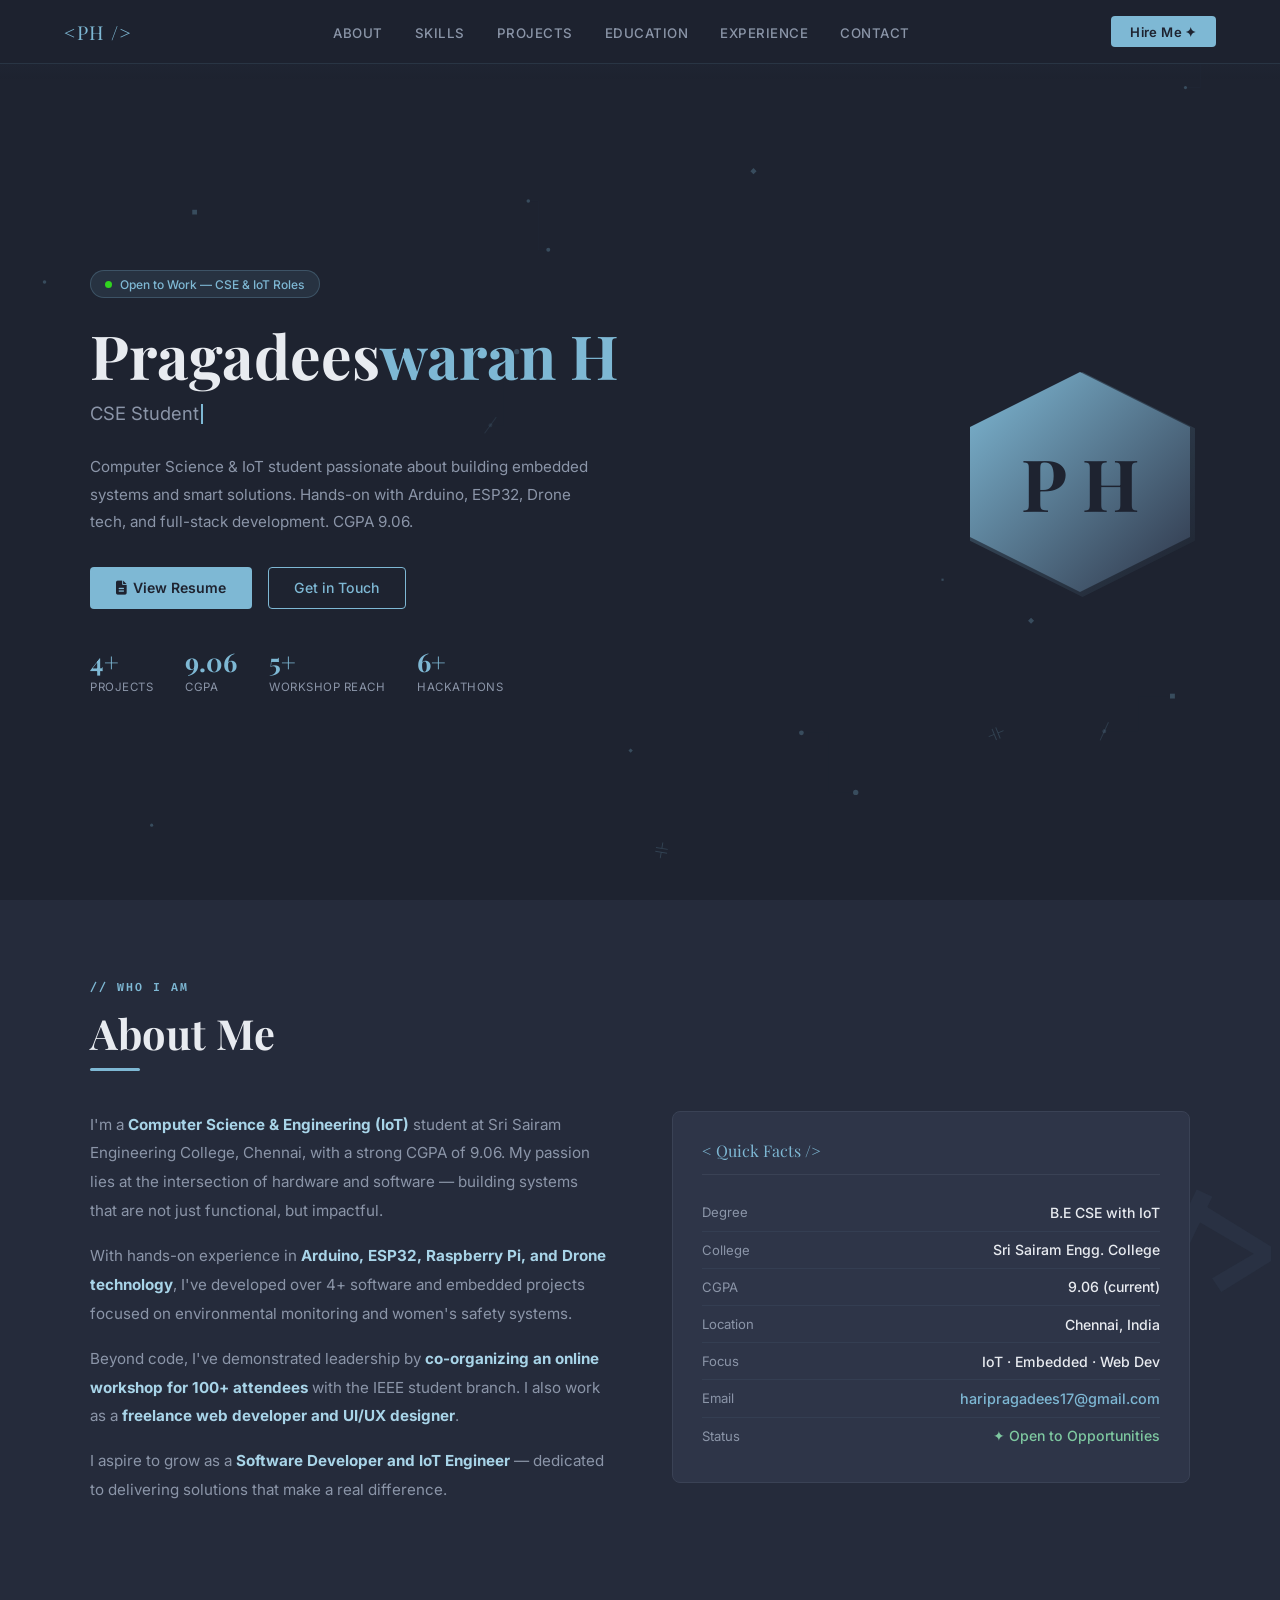
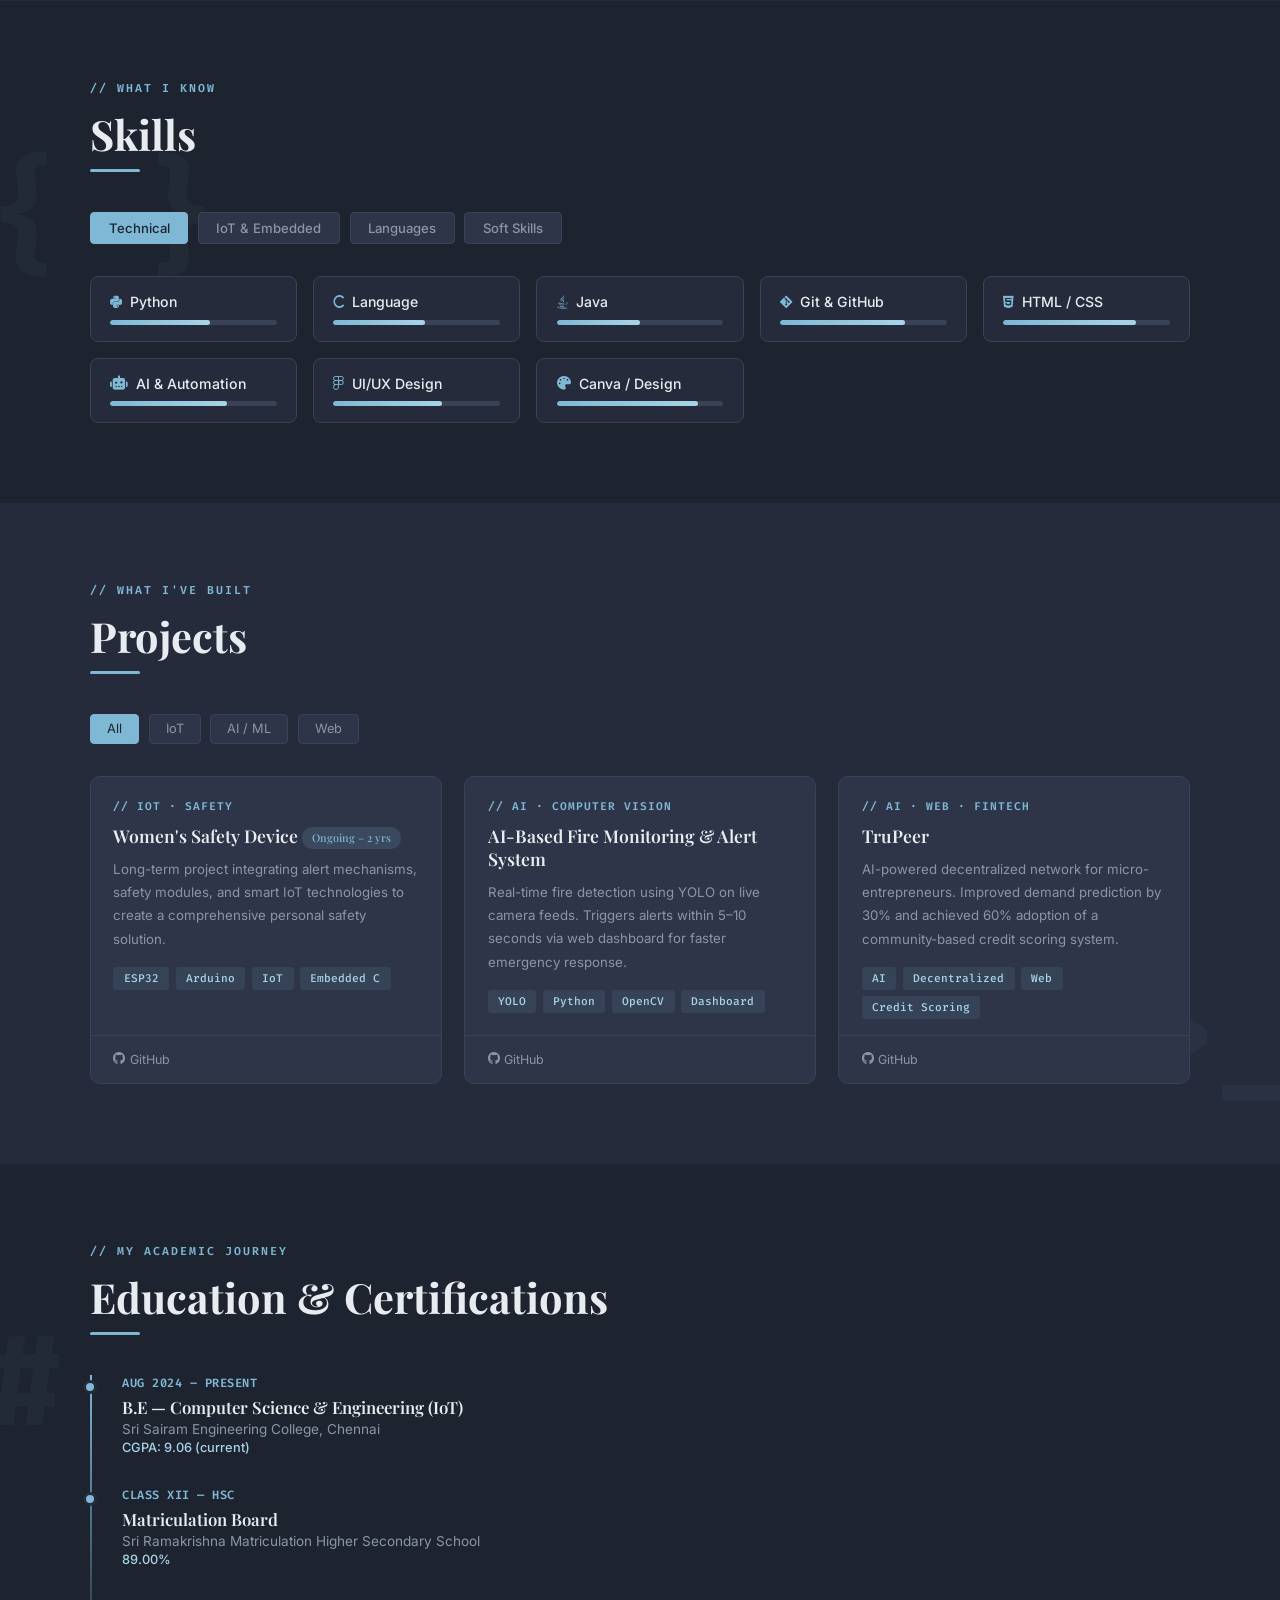
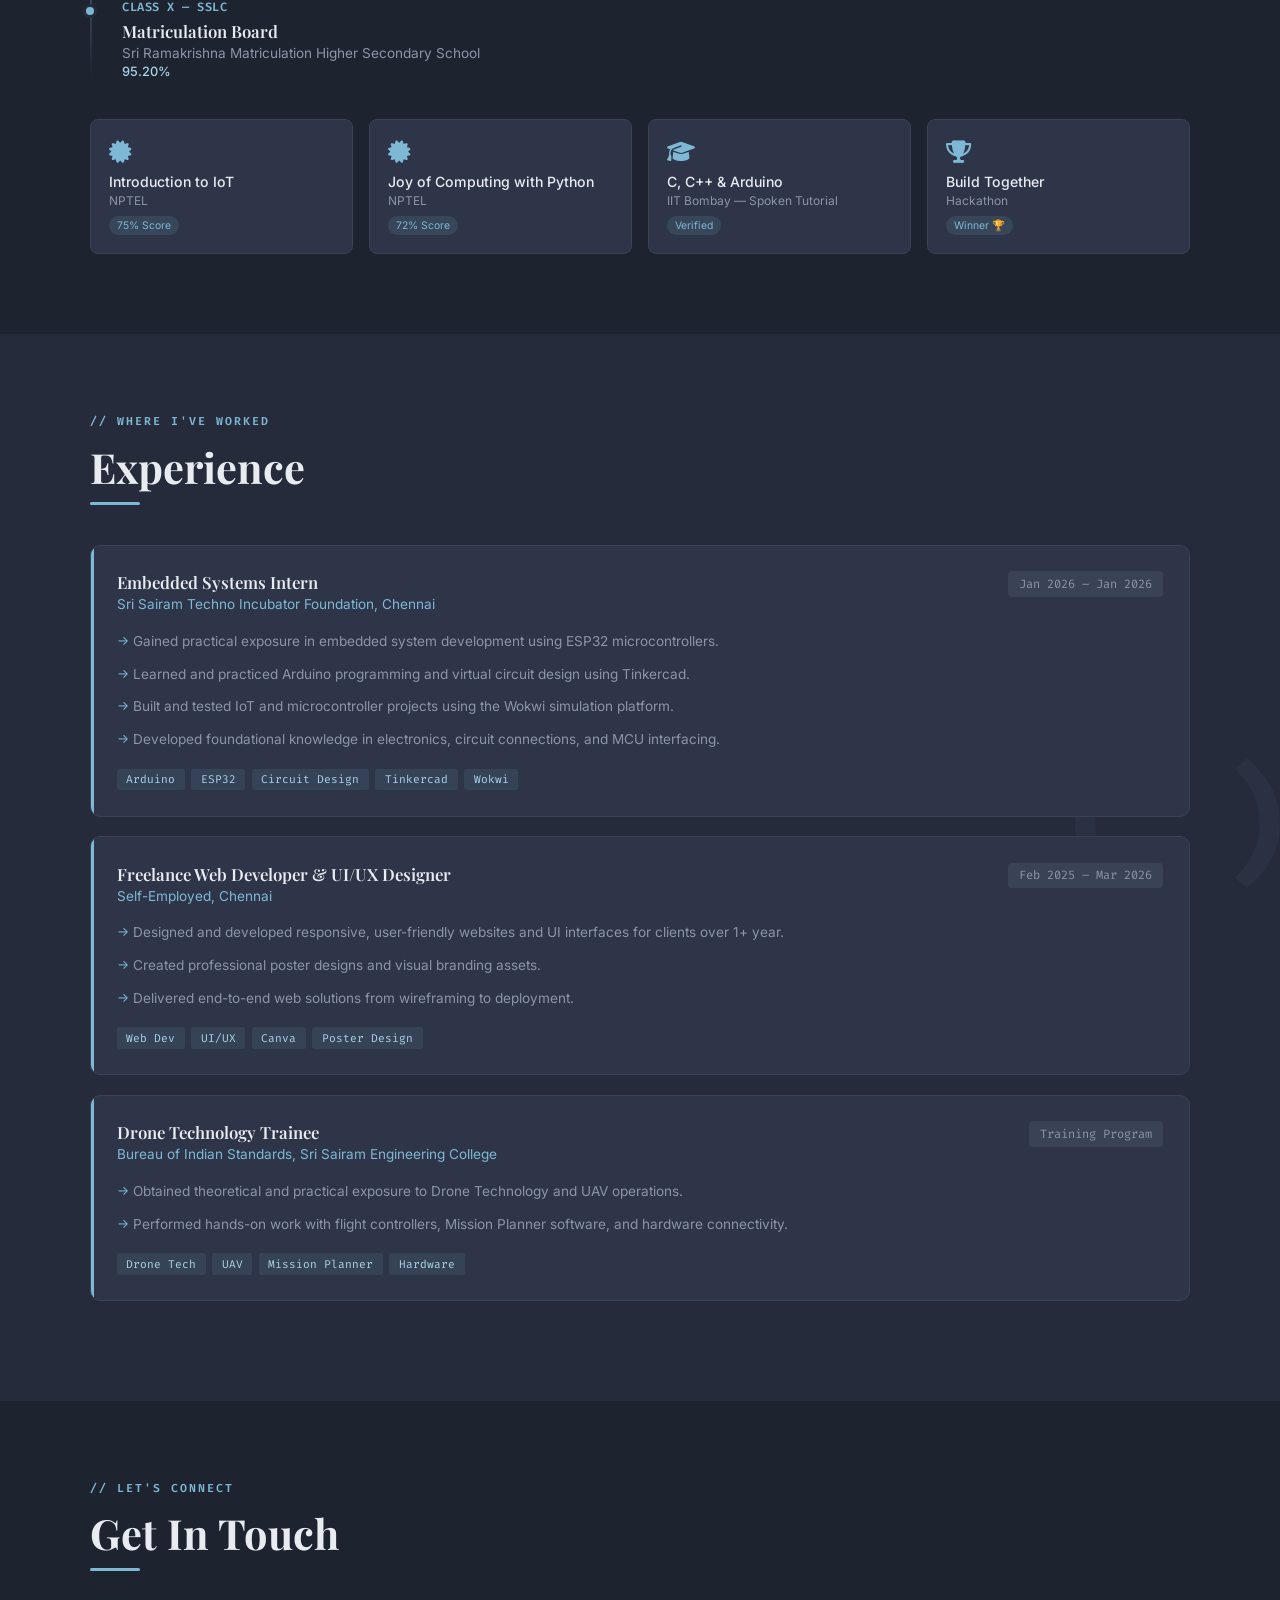
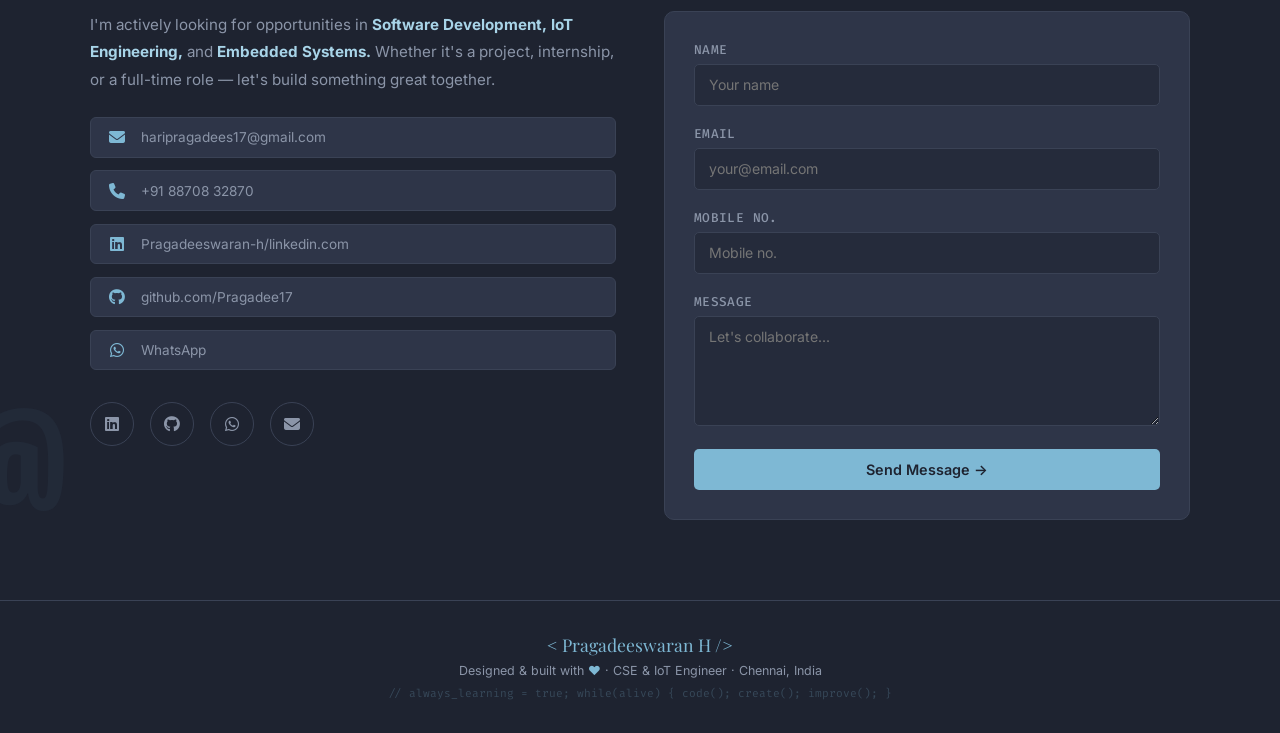
<file: Portfolio/index.html>
<!DOCTYPE html>
<html lang="en">

<head>
  <meta charset="UTF-8" />
  <meta name="viewport" content="width=device-width,initial-scale=1.0" />
  <title>Pragadeeswaran H | CSE & IoT Engineer</title>
  <link
    href="https://fonts.googleapis.com/css2?family=Playfair+Display:wght@400;600;700&family=Inter:wght@300;400;500;600&family=Fira+Code:wght@300;400;500&display=swap"
    rel="stylesheet" />
  <link rel="stylesheet" href="https://cdnjs.cloudflare.com/ajax/libs/font-awesome/6.4.0/css/all.min.css" />
  <link rel="stylesheet" href="style.css">
</head>

<body>

  <!-- CANVAS BG -->
  <canvas id="bgCanvas"></canvas>

  <!-- FLOATING SYMBOLS -->
  <div class="sym-layer" id="symLayer"></div>

  <!-- NAV -->
  <nav>
    <div class="nav-logo">&lt;PH /&gt;</div>
    <ul class="nav-links">
      <li><a href="#about">About</a></li>
      <li><a href="#skills">Skills</a></li>
      <li><a href="#projects">Projects</a></li>
      <li><a href="#education">Education</a></li>
      <li><a href="#experience">Experience</a></li>
      <li><a href="#contact">Contact</a></li>
    </ul>
    <a href="#contact" class="hire-btn">Hire Me ✦</a>
    <div class="hamburger" onclick="toggleMenu()"><span></span><span></span><span></span></div>
  </nav>
  <div class="mobile-menu" id="mobileMenu">
    <a href="#about" onclick="closeMenu()">About</a>
    <a href="#skills" onclick="closeMenu()">Skills</a>
    <a href="#projects" onclick="closeMenu()">Projects</a>
    <a href="#education" onclick="closeMenu()">Education</a>
    <a href="#experience" onclick="closeMenu()">Experience</a>
    <a href="#contact" onclick="closeMenu()">Contact</a>
  </div>

  <!-- RESUME OVERLAY -->
  <div id="resumeOverlay">
    <div class="resume-card">
      <div class="resume-card-header">
        <button class="resume-back" onclick="closeResume()">&#8592;</button>
      </div>
      <div class="resume-card-body">
        <div class="fake-resume" id="resumeContent">
          <div class="fr-name">PRAGADEESWARAN H</div>
          <div class="fr-links">
            <span>haripragadees17@gmail.com</span>
            <span>+91 8870832870</span>
            <span>linkedin.com/in/pragadeeswaranh</span>
            <span>github.com/pragadeeswaranh</span>
          </div>
          <div class="fr-sec">Summary</div>
          <div class="fr-item">
            <div class="fr-item-desc">Computer Science and Engineering (IoT) student, IoT enthusiast and embedded
              systems engineer with a desire for continuous learning and improvement. Experienced in building embedded
              projects with hands-on experience in Arduino, ESP32, and Drone technology. Developed over 4+ software and
              embedded projects in environmental monitoring and women's safety systems. Demonstrated leadership and
              teamwork by organizing and coordinating an online workshop event for over 100+ attendees along with the
              IEEE student branch. Dedicated to delivering impactful solutions and aspiring to grow as a software
              developer, IoT engineer.</div>
          </div>

          <div class="fr-sec">Skills and Interest</div>
          <div class="fr-item">
            <div class="fr-item-title">Programming Languages</div>
            <div class="fr-skills-row"><span class="fr-skill">C (Basic)</span><span class="fr-skill">Python
                (Basic)</span><span class="fr-skill">Java (Basic)</span></div>
          </div>
          <div class="fr-item">
            <div class="fr-item-title">AI & Automation Tools</div>
            <div class="fr-skills-row"><span class="fr-skill">Canva</span><span class="fr-skill">ChatGPT</span><span
                class="fr-skill">GitHub Copilot</span><span class="fr-skill">Poster design</span><span
                class="fr-skill">Claude AI</span><span class="fr-skill">Machine Planner</span></div>
          </div>
          <div class="fr-item">
            <div class="fr-item-title">IoT and Embedded Systems</div>
            <div class="fr-skills-row"><span class="fr-skill">Arduino</span><span class="fr-skill">ESP32</span><span
                class="fr-skill">Raspberry Pi</span></div>
          </div>
          <div class="fr-item">
            <div class="fr-item-title">Version Control System</div>
            <div class="fr-skills-row"><span class="fr-skill">Git</span><span class="fr-skill">GitHub</span></div>
          </div>
          <div class="fr-item">
            <div class="fr-item-title">Soft Skills</div>
            <div class="fr-skills-row"><span class="fr-skill">Leadership</span><span
                class="fr-skill">Communication</span><span class="fr-skill">Decision making</span></div>
          </div>

          <div class="fr-sec">Education</div>
          <div class="fr-item">
            <div class="fr-item-title">Sri Sairam Engineering College, Chennai &nbsp;—&nbsp; <span
                style="font-weight:400;">August 2024 – Present</span></div>
            <div class="fr-item-sub">B.E in Computer Science and Engineering with IoT &nbsp;|&nbsp; CGPA: 9.06 (current)
            </div>
          </div>
          <div class="fr-item">
            <div class="fr-item-title">Sri Ramakrishna Matriculation Higher Secondary School</div>
            <div class="fr-item-sub">HSC (Matriculation Board) – 12th – 89.00% &nbsp;|&nbsp; SSLC (Matriculation Board)
              – 10th – 95.20%</div>
          </div>

          <div class="fr-sec">Experience</div>
          <div class="fr-item">
            <div class="fr-item-title">Sri Sairam Techno Incubator Foundation, Chennai &nbsp;—&nbsp; <span
                style="font-weight:400;">02 Jan 2026 – 28 Jan 2026</span></div>
            <ul class="fr-item-bullets">
              <li>Obtained practical exposure on embedded system development using ESP32.</li>
              <li>Observed and understood Arduino programming and virtual circuit design using Tinkercad.</li>
              <li>Practiced IoT and microcontroller projects using the Wokwi application.</li>
              <li>Acquired knowledge in basic electronics, circuit connections, and microcontroller interfacing.</li>
            </ul>
            <div class="fr-item-sub" style="margin-top:.25rem;"><strong>Skills Acquired:</strong> Arduino, ESP32,
              Circuit connections, microcontroller interface.</div>
          </div>
          <div class="fr-item">
            <div class="fr-item-title">Freelancer, Chennai &nbsp;—&nbsp; <span style="font-weight:400;">25 Feb 2025 – 11
                Mar 2026</span></div>
            <div class="fr-item-desc">Working as a freelance poster designer, web developer and UI/UX designer for the
              past one year, creating responsive and user-friendly website interfaces.</div>
          </div>
          <div class="fr-item">
            <div class="fr-item-title">Bureau of Indian Standards, Sri Sairam Engineering College, Chennai</div>
            <ul class="fr-item-bullets">
              <li>Obtained theoretical and practical exposure to Drone Technology and UAV operations.</li>
              <li>Performed hands-on work with flight controller, Mission Planner software, and hardware connectivity.
              </li>
            </ul>
            <div class="fr-item-sub" style="margin-top:.25rem;"><strong>Skills Acquired:</strong> hardware connectivity,
              mission planner, UAV operations.</div>
          </div>

          <div class="fr-sec">Certifications</div>
          <ul class="fr-item-bullets" style="margin-left:0;padding-left:1rem;">
            <li>Introduction to IoT – 75%, Joy of Computing Python – 72% (NPTEL)</li>
            <li>IIT Bombay, Spoken Tutorial – C, C++, Arduino</li>
            <li>Build Together – Winner</li>
          </ul>

          <div class="fr-sec">Projects</div>
          <div class="fr-item">
            <div class="fr-item-title">Women's Safety Device (Ongoing – 2 Years)</div>
            <div class="fr-item-desc">Working for the past two years on a women's safety device integrating alert
              mechanisms, safety modules, and smart technologies.</div>
          </div>
          <div class="fr-item">
            <div class="fr-item-title">AI-Based Fire Monitoring and Alert System</div>
            <div class="fr-item-desc">Developing a real time fire detection prototype using computer vision and a
              YOLO-based deep learning model to identify fire from live camera feeds. The system triggers instant alerts
              less than 5–10 seconds and monitoring through a web dashboard, enabling faster emergency response and
              improved safety in high-occupancy buildings.</div>
          </div>
          <div class="fr-item">
            <div class="fr-item-title">TruPeer</div>
            <div class="fr-item-desc">Built TruPeer, an AI-powered decentralized network for micro-entrepreneurs,
              improving demand prediction efficiency by 30% and achieving 60% adoption of a community-based credit
              scoring system.</div>
          </div>
        </div>
      </div>
      <div class="resume-card-footer">
        <button class="res-foot-btn res-preview" onclick="previewResume()"><i class="fa-solid fa-eye"></i>
          Preview</button>
        <button class="res-foot-btn res-download" onclick="downloadResume()"><i class="fa-solid fa-download"></i>
          Download</button>
      </div>
    </div>
  </div>

  <!-- HERO -->
  <section id="hero">
    <div class="hero-inner">
      <div>
        <div class="hero-badge">Open to Work — CSE & IoT Roles</div>
        <h1 class="hero-name">Pragadees<span>waran H</span></h1>
        <div class="hero-typed"><span id="typed"></span><span class="cursor"></span></div>
        <p class="hero-desc">Computer Science & IoT student passionate about building embedded systems and smart
          solutions. Hands-on with Arduino, ESP32, Drone tech, and full-stack development. CGPA 9.06.</p>
        <div class="hero-btns">
          <button class="btn-primary" onclick="openResume()"><i class="fa-solid fa-file-lines"
              style="margin-right:.4rem;"></i>View Resume</button>
          <a href="#contact" class="btn-outline">Get in Touch</a>
        </div>
        <div class="hero-stats">
          <div class="stat">
            <div class="stat-num">4+</div>
            <div class="stat-lbl">Projects</div>
          </div>
          <div class="stat">
            <div class="stat-num">9.06</div>
            <div class="stat-lbl">CGPA</div>
          </div>
          <div class="stat">
            <div class="stat-num">5+</div>
            <div class="stat-lbl">Workshop reach</div>
          </div>
          <div class="stat">
            <div class="stat-num">6+</div>
            <div class="stat-lbl">hackathons</div>
          </div>
        </div>
      </div>
      <div class="hero-photo-wrap">
        <div class="hex-ring"></div>
        <div class="hero-hex" >P H</div>
      </div>
    </div>
  </section>

  <!-- ABOUT -->
  <section id="about">
    <div class="sec-accent" style="right:-1%;top:50%;transform:translateY(-50%);">&lt;/&gt;</div>
    <div class="sec-inner fade-in">
      <div class="sec-tag">Who I am</div>
      <h2 class="sec-title">About Me</h2>
      <div class="sec-line"></div>
      <div class="about-grid">
        <div class="about-text">
          <p>I'm a <strong>Computer Science & Engineering (IoT)</strong> student at Sri Sairam Engineering College,
            Chennai, with a strong CGPA of 9.06. My passion lies at the intersection of hardware and software — building
            systems that are not just functional, but impactful.</p>
          <p>With hands-on experience in <strong>Arduino, ESP32, Raspberry Pi, and Drone technology</strong>, I've
            developed over 4+ software and embedded projects focused on environmental monitoring and women's safety
            systems.</p>
          <p>Beyond code, I've demonstrated leadership by <strong>co-organizing an online workshop for 100+
              attendees</strong> with the IEEE student branch. I also work as a <strong>freelance web developer and
              UI/UX designer</strong>.</p>
          <p>I aspire to grow as a <strong>Software Developer and IoT Engineer</strong> — dedicated to delivering
            solutions that make a real difference.</p>
        </div>
        <div>
          <div class="quick-stats">
            <div class="qs-title">&lt; Quick Facts /&gt;</div>
            <div class="qs-row"><span class="qs-key">Degree</span><span class="qs-val">B.E CSE with IoT</span></div>
            <div class="qs-row"><span class="qs-key">College</span><span class="qs-val">Sri Sairam Engg. College</span>
            </div>
            <div class="qs-row"><span class="qs-key">CGPA</span><span class="qs-val">9.06 (current)</span></div>
            <div class="qs-row"><span class="qs-key">Location</span><span class="qs-val">Chennai, India</span></div>
            <div class="qs-row"><span class="qs-key">Focus</span><span class="qs-val">IoT · Embedded · Web Dev</span>
            </div>
            <div class="qs-row"><span class="qs-key">Email</span><span class="qs-val"
                style="color:var(--silver);font-size:.90rem;">haripragadees17@gmail.com</span></div>
            <div class="qs-row"><span class="qs-key">Status</span><span class="qs-val" style="color:#7EC8A0;">✦ Open to
                Opportunities</span></div>
          </div>
        </div>
      </div>
    </div>
  </section>

  <!-- SKILLS -->
  <section id="skills">
    <div class="sec-accent" style="left:-1%;top:30%;">{ }</div>
    <div class="sec-inner fade-in">
      <div class="sec-tag">What I know</div>
      <h2 class="sec-title">Skills</h2>
      <div class="sec-line"></div>
      <div class="skills-tabs">
        <button class="tab-btn active" onclick="switchTab('technical',this)">Technical</button>
        <button class="tab-btn" onclick="switchTab('iot',this)">IoT & Embedded</button>
        <button class="tab-btn" onclick="switchTab('languages',this)">Languages</button>
        <button class="tab-btn" onclick="switchTab('soft',this)">Soft Skills</button>
      </div>
      <div class="skill-panel active" id="tab-technical">
        <div class="skill-grid">
          <div class="skill-card">
            <div class="sk-name"><i class="fa-brands fa-python"></i>Python</div>
            <div class="sk-bar">
              <div class="sk-fill" data-w="60"></div>
            </div>
          </div>
          <div class="skill-card">
            <div class="sk-name"><i class="fa-solid fa-c"></i> Language</div>
            <div class="sk-bar">
              <div class="sk-fill" data-w="55"></div>
            </div>
          </div>
          <div class="skill-card">
            <div class="sk-name"><i class="fa-brands fa-java"></i>Java</div>
            <div class="sk-bar">
              <div class="sk-fill" data-w="50"></div>
            </div>
          </div>
          <div class="skill-card">
            <div class="sk-name"><i class="fa-brands fa-git-alt"></i>Git & GitHub</div>
            <div class="sk-bar">
              <div class="sk-fill" data-w="75"></div>
            </div>
          </div>
          <div class="skill-card">
            <div class="sk-name"><i class="fa-brands fa-html5"></i>HTML / CSS</div>
            <div class="sk-bar">
              <div class="sk-fill" data-w="80"></div>
            </div>
          </div>
          <div class="skill-card">
            <div class="sk-name"><i class="fa-solid fa-robot"></i>AI & Automation</div>
            <div class="sk-bar">
              <div class="sk-fill" data-w="70"></div>
            </div>
          </div>
          <div class="skill-card">
            <div class="sk-name"><i class="fa-brands fa-figma"></i>UI/UX Design</div>
            <div class="sk-bar">
              <div class="sk-fill" data-w="65"></div>
            </div>
          </div>
          <div class="skill-card">
            <div class="sk-name"><i class="fa-solid fa-palette"></i>Canva / Design</div>
            <div class="sk-bar">
              <div class="sk-fill" data-w="85"></div>
            </div>
          </div>
        </div>
      </div>
      <div class="skill-panel" id="tab-iot">
        <div class="skill-grid">
          <div class="skill-card">
            <div class="sk-name"><i class="fa-solid fa-microchip"></i>Arduino</div>
            <div class="sk-bar">
              <div class="sk-fill" data-w="80"></div>
            </div>
          </div>
          <div class="skill-card">
            <div class="sk-name"><i class="fa-solid fa-wifi"></i>ESP32</div>
            <div class="sk-bar">
              <div class="sk-fill" data-w="75"></div>
            </div>
          </div>
          <div class="skill-card">
            <div class="sk-name"><i class="fa-solid fa-server"></i>Raspberry Pi</div>
            <div class="sk-bar">
              <div class="sk-fill" data-w="60"></div>
            </div>
          </div>
          <div class="skill-card">
            <div class="sk-name"><i class="fa-solid fa-plug"></i>Circuit Design</div>
            <div class="sk-bar">
              <div class="sk-fill" data-w="70"></div>
            </div>
          </div>
          <div class="skill-card">
            <div class="sk-name"><i class="fa-solid fa-helicopter"></i>Drone / UAV</div>
            <div class="sk-bar">
              <div class="sk-fill" data-w="65"></div>
            </div>
          </div>
          <div class="skill-card">
            <div class="sk-name"><i class="fa-solid fa-laptop-code"></i>Tinkercad / Wokwi</div>
            <div class="sk-bar">
              <div class="sk-fill" data-w="75"></div>
            </div>
          </div>
          <div class="skill-card">
            <div class="sk-name"><i class="fa-solid fa-eye"></i>Computer Vision</div>
            <div class="sk-bar">
              <div class="sk-fill" data-w="55"></div>
            </div>
          </div>
          <div class="skill-card">
            <div class="sk-name"><i class="fa-solid fa-plane"></i>Mission Planner</div>
            <div class="sk-bar">
              <div class="sk-fill" data-w="60"></div>
            </div>
          </div>
        </div>
      </div>
      <div class="skill-panel" id="tab-languages">
        <div class="lang-grid">
          <div class="lang-card">
            <div class="lang-flag">🇮🇳</div>
            <div class="lang-name">Tamil</div>
            <div class="lang-level">Native</div>
          </div>
          <div class="lang-card">
            <div class="lang-flag">🇬🇧</div>
            <div class="lang-name">English</div>
            <div class="lang-level">Professional</div>
          </div>
        </div>
      </div>
      <div class="skill-panel" id="tab-soft">
        <div class="soft-grid">
          <div class="soft-pill"><i class="fa-solid fa-users"></i>Leadership</div>
          <div class="soft-pill"><i class="fa-solid fa-comments"></i>Communication</div>
          <div class="soft-pill"><i class="fa-solid fa-chess"></i>Decision Making</div>
          <div class="soft-pill"><i class="fa-solid fa-people-group"></i>Teamwork</div>
          <div class="soft-pill"><i class="fa-solid fa-lightbulb"></i>Problem Solving</div>
          <div class="soft-pill"><i class="fa-solid fa-calendar-check"></i>Event Coordination</div>
          <div class="soft-pill"><i class="fa-solid fa-pen-ruler"></i>Creative Design</div>
          <div class="soft-pill"><i class="fa-solid fa-arrow-up-right-dots"></i>Continuous Learning</div>
        </div>
      </div>
    </div>
  </section>

  <!-- PROJECTS -->
  <section id="projects">
    <div class="sec-accent" style="right:-1%;bottom:10%;">&gt;_</div>
    <div class="sec-inner fade-in">
      <div class="sec-tag">What I've built</div>
      <h2 class="sec-title">Projects</h2>
      <div class="sec-line"></div>
      <div class="proj-filter">
        <button class="filter-btn active" onclick="filterProj('all',this)">All</button>
        <button class="filter-btn" onclick="filterProj('iot',this)">IoT</button>
        <button class="filter-btn" onclick="filterProj('ai',this)">AI / ML</button>
        <button class="filter-btn" onclick="filterProj('web',this)">Web</button>
      </div>
      <div class="proj-grid" id="projGrid">
        <div class="proj-card" data-cat="iot">
          <div class="proj-top">
            <div class="proj-cat">// IoT · Safety</div>
            <div class="proj-name">Women's Safety Device <span class="proj-status">Ongoing – 2 yrs</span></div>
            <div class="proj-desc">Long-term project integrating alert mechanisms, safety modules, and smart IoT
              technologies to create a comprehensive personal safety solution.</div>
          </div>
          <div class="proj-tags"><span class="proj-tag">ESP32</span><span class="proj-tag">Arduino</span><span
              class="proj-tag">IoT</span><span class="proj-tag">Embedded C</span></div>
          <div class="proj-links"><a href="https://github.com/pragadeeswaranh" target="_blank" class="proj-link"><i
                class="fa-brands fa-github"></i> GitHub</a></div>
        </div>
        <div class="proj-card" data-cat="ai">
          <div class="proj-top">
            <div class="proj-cat">// AI · Computer Vision</div>
            <div class="proj-name">AI-Based Fire Monitoring & Alert System</div>
            <div class="proj-desc">Real-time fire detection using YOLO on live camera feeds. Triggers alerts within 5–10
              seconds via web dashboard for faster emergency response.</div>
          </div>
          <div class="proj-tags"><span class="proj-tag">YOLO</span><span class="proj-tag">Python</span><span
              class="proj-tag">OpenCV</span><span class="proj-tag">Dashboard</span></div>
          <div class="proj-links"><a href="https://github.com/pragadeeswaranh" target="_blank" class="proj-link"><i
                class="fa-brands fa-github"></i> GitHub</a></div>
        </div>
        <div class="proj-card" data-cat="ai web">
          <div class="proj-top">
            <div class="proj-cat">// AI · Web · Fintech</div>
            <div class="proj-name">TruPeer</div>
            <div class="proj-desc">AI-powered decentralized network for micro-entrepreneurs. Improved demand prediction
              by 30% and achieved 60% adoption of a community-based credit scoring system.</div>
          </div>
          <div class="proj-tags"><span class="proj-tag">AI</span><span class="proj-tag">Decentralized</span><span
              class="proj-tag">Web</span><span class="proj-tag">Credit Scoring</span></div>
          <div class="proj-links"><a href="https://github.com/pragadeeswaranh" target="_blank" class="proj-link"><i
                class="fa-brands fa-github"></i> GitHub</a></div>
        </div>
      </div>
    </div>
  </section>

  <!-- EDUCATION -->
  <section id="education">
    <div class="sec-accent" style="left:-1%;top:20%;">#</div>
    <div class="sec-inner fade-in">
      <div class="sec-tag">My academic journey</div>
      <h2 class="sec-title">Education & Certifications</h2>
      <div class="sec-line"></div>
      <div class="timeline">
        <div class="tl-item">
          <div class="tl-dot"></div>
          <div class="tl-date">Aug 2024 – Present</div>
          <div class="tl-title">B.E — Computer Science & Engineering (IoT)</div>
          <div class="tl-sub">Sri Sairam Engineering College, Chennai</div>
          <div class="tl-score">CGPA: 9.06 (current)</div>
        </div>
        <div class="tl-item">
          <div class="tl-dot"></div>
          <div class="tl-date">Class XII — HSC</div>
          <div class="tl-title">Matriculation Board</div>
          <div class="tl-sub">Sri Ramakrishna Matriculation Higher Secondary School</div>
          <div class="tl-score">89.00%</div>
        </div>
        <div class="tl-item">
          <div class="tl-dot"></div>
          <div class="tl-date">Class X — SSLC</div>
          <div class="tl-title">Matriculation Board</div>
          <div class="tl-sub">Sri Ramakrishna Matriculation Higher Secondary School</div>
          <div class="tl-score">95.20%</div>
        </div>
      </div>
      <div class="cert-grid">
        <div class="cert-card">
          <div class="cert-icon"><i class="fa-solid fa-certificate"></i></div>
          <div class="cert-name">Introduction to IoT</div>
          <div class="cert-by">NPTEL</div>
          <div class="cert-badge">75% Score</div>
        </div>
        <div class="cert-card">
          <div class="cert-icon"><i class="fa-solid fa-certificate"></i></div>
          <div class="cert-name">Joy of Computing with Python</div>
          <div class="cert-by">NPTEL</div>
          <div class="cert-badge">72% Score</div>
        </div>
        <div class="cert-card">
          <div class="cert-icon"><i class="fa-solid fa-graduation-cap"></i></div>
          <div class="cert-name">C, C++ & Arduino</div>
          <div class="cert-by">IIT Bombay — Spoken Tutorial</div>
          <div class="cert-badge">Verified</div>
        </div>
        <div class="cert-card">
          <div class="cert-icon"><i class="fa-solid fa-trophy"></i></div>
          <div class="cert-name">Build Together</div>
          <div class="cert-by">Hackathon</div>
          <div class="cert-badge">Winner 🏆</div>
        </div>
      </div>
    </div>
  </section>

  <!-- EXPERIENCE -->
  <section id="experience">
    <div class="sec-accent" style="right:-1%;top:40%;">( )</div>
    <div class="sec-inner fade-in">
      <div class="sec-tag">Where I've worked</div>
      <h2 class="sec-title">Experience</h2>
      <div class="sec-line"></div>
      <div class="exp-card">
        <div class="exp-header">
          <div>
            <div class="exp-title">Embedded Systems Intern</div>
            <div class="exp-company">Sri Sairam Techno Incubator Foundation, Chennai</div>
          </div>
          <div class="exp-date">Jan 2026 – Jan 2026</div>
        </div>
        <ul class="exp-bullets">
          <li>Gained practical exposure in embedded system development using ESP32 microcontrollers.</li>
          <li>Learned and practiced Arduino programming and virtual circuit design using Tinkercad.</li>
          <li>Built and tested IoT and microcontroller projects using the Wokwi simulation platform.</li>
          <li>Developed foundational knowledge in electronics, circuit connections, and MCU interfacing.</li>
        </ul>
        <div class="exp-skills"><span class="exp-skill">Arduino</span><span class="exp-skill">ESP32</span><span
            class="exp-skill">Circuit Design</span><span class="exp-skill">Tinkercad</span><span
            class="exp-skill">Wokwi</span></div>
      </div>
      <div class="exp-card">
        <div class="exp-header">
          <div>
            <div class="exp-title">Freelance Web Developer & UI/UX Designer</div>
            <div class="exp-company">Self-Employed, Chennai</div>
          </div>
          <div class="exp-date">Feb 2025 – Mar 2026</div>
        </div>
        <ul class="exp-bullets">
          <li>Designed and developed responsive, user-friendly websites and UI interfaces for clients over 1+ year.</li>
          <li>Created professional poster designs and visual branding assets.</li>
          <li>Delivered end-to-end web solutions from wireframing to deployment.</li>
        </ul>
        <div class="exp-skills"><span class="exp-skill">Web Dev</span><span class="exp-skill">UI/UX</span><span
            class="exp-skill">Canva</span><span class="exp-skill">Poster Design</span></div>
      </div>
      <div class="exp-card">
        <div class="exp-header">
          <div>
            <div class="exp-title">Drone Technology Trainee</div>
            <div class="exp-company">Bureau of Indian Standards, Sri Sairam Engineering College</div>
          </div>
          <div class="exp-date">Training Program</div>
        </div>
        <ul class="exp-bullets">
          <li>Obtained theoretical and practical exposure to Drone Technology and UAV operations.</li>
          <li>Performed hands-on work with flight controllers, Mission Planner software, and hardware connectivity.</li>
        </ul>
        <div class="exp-skills"><span class="exp-skill">Drone Tech</span><span class="exp-skill">UAV</span><span
            class="exp-skill">Mission Planner</span><span class="exp-skill">Hardware</span></div>
      </div>
    </div>
  </section>

  <!-- CONTACT -->
  <section id="contact" style="background:var(--slate);">
    <div class="sec-accent" style="left:-1%;bottom:10%;">@</div>
    <div class="sec-inner fade-in">
      <div class="sec-tag">Let's connect</div>
      <h2 class="sec-title">Get In Touch</h2>
      <div class="sec-line"></div>
      <div class="contact-grid">
        <div class="contact-info">
          <p>I'm actively looking for opportunities in <strong style="color:var(--silver2);">Software Development, IoT
              Engineering,</strong> and <strong style="color:var(--silver2);">Embedded Systems.</strong> Whether it's a
            project, internship, or a full-time role — let's build something great together.</p>
          <div class="contact-links">
            <a href="mailto:haripragadees17@gmail.com" class="contact-link"><i
                class="fa-solid fa-envelope"></i><span>haripragadees17@gmail.com</span></a>
            <a href="tel:+918870832870" class="contact-link"><i class="fa-solid fa-phone"></i><span>+91 88708
                32870</span></a>
            <a href="https://www.linkedin.com/in/pragadeeswaran-h-874899325/" target="_blank" class="contact-link"><i
                class="fa-brands fa-linkedin"></i><span>Pragadeeswaran-h/linkedin.com</span></a>
            <a href="https://github.com/Pragadee17" target="_blank" class="contact-link"><i
                class="fa-brands fa-github"></i><span>github.com/Pragadee17</span></a>
            <a href="https://wa.me/918870832870" target="_blank" class="contact-link"><i
                class="fa-brands fa-whatsapp"></i><span>WhatsApp</span></a>
          </div>
          <div class="social-row">
            <a href="https://www.linkedin.com/in/pragadeeswaran-h-874899325/" target="_blank" class="soc-btn"><i
                class="fa-brands fa-linkedin"></i></a>
            <a href="https://github.com/Pragadee17" target="_blank" class="soc-btn"><i
                class="fa-brands fa-github"></i></a>
            <a href="https://wa.me/918870832870" target="_blank" class="soc-btn"><i
                class="fa-brands fa-whatsapp"></i></a>
            <a href="mailto:haripragadees17@gmail.com" class="soc-btn"><i class="fa-solid fa-envelope"></i></a>
          </div>
        </div>
        <div class="contact-form">
          <div class="form-group"><label for="contactName">Name</label><input id="contactName" name="name" type="text"
              inputmode="text" pattern="[A-Za-z\s'\.-]+" title="Letters, spaces, apostrophes and hyphens only"
              placeholder="Your name" /></div>
          <div class="form-group"><label for="contactEmail">Email</label><input id="contactEmail" name="email"
              type="email" placeholder="your@email.com" /></div>
          <div class="form-group"><label for="contactMobile">Mobile No.</label><input id="contactMobile" name="mobile"
              type="tel" inputmode="numeric" pattern="[0-9]*" maxlength="10" placeholder="Mobile no."
              title="Numbers only" /></div>
          <div class="form-group"><label for="contactMessage">Message</label><textarea id="contactMessage"
              name="message" placeholder="Let's collaborate..."></textarea></div>
          <button class="form-submit">Send Message →</button>
        </div>
      </div>
    </div>
  </section>

  <footer>
    <div class="footer-name">&lt; Pragadeeswaran H /&gt;</div>
    <p>Designed & built with <span>♥</span> · CSE & IoT Engineer · Chennai, India</p>
    <div class="footer-code">// always_learning = true; while(alive) { code(); create(); improve(); }</div>
  </footer>

  <button id="btt" onclick="window.scrollTo({top:0,behavior:'smooth'})"><i class="fa-solid fa-chevron-up"></i></button>

  <script src="script.js"></script>
</body>

</html>
</file>
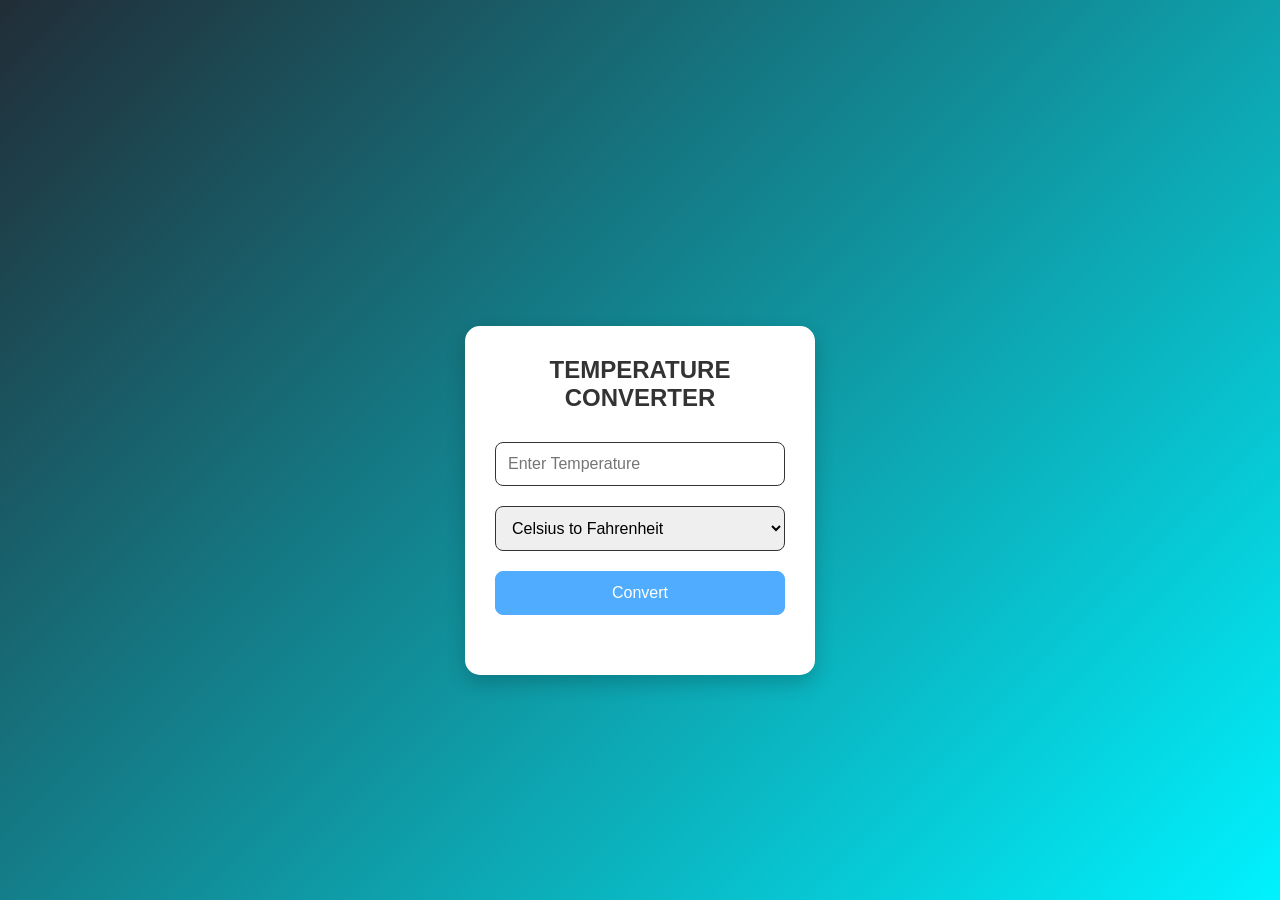
<file: Temperature Convertor/index.html>
<!DOCTYPE html>
<html lang="en">
<head>
    <meta charset="UTF-8">
    <meta name="viewport" content="width=device-width, initial-scale=1.0">
    <title>Temperature Converter</title>
    <link rel="stylesheet" href="style.css">
</head>
<body>

<div class="container">
    <h2>TEMPERATURE CONVERTER</h2>

    <input type="number" id="temp" placeholder="Enter Temperature">

    <select id="unit">
        <option value="c">Celsius to Fahrenheit</option>
        <option value="f">Fahrenheit to Celsius</option>
    </select>

    <button onclick="convertTemp()">Convert</button>

    <p id="result"></p>
</div>

<script src="script.js"></script>

</body>
</html>
</file>
<file: Portfolio/style.css>
* {
  margin: 0;
  padding: 0;
  box-sizing: border-box;
}

:root {
  --slate: #1E2330;
  --slate2: #252B3B;
  --slate3: #2E3548;
  --slate4: #3A4255;
  --silver: #7EB8D4;
  --silver2: #A8D4E8;
  --silver3: #C8E8F4;
  --text: #E8EBF0;
  --muted: #8B95A8;
  --border: #3A4255;
  --ff-head: 'Playfair Display', Georgia, serif;
  --ff-body: 'Inter', sans-serif;
  --ff-code: 'Fira Code', monospace;
}

html {
  scroll-behavior: smooth;
}

body {
  background: var(--slate);
  color: var(--text);
  font-family: var(--ff-body);
  overflow-x: hidden;
}

::-webkit-scrollbar {
  width: 6px;
}

::-webkit-scrollbar-track {
  background: var(--slate);
}

::-webkit-scrollbar-thumb {
  background: var(--slate4);
  border-radius: 3px;
}

/* ── CANVAS BG ── */
#bgCanvas {
  position: fixed;
  inset: 0;
  z-index: 0;
  pointer-events: none;
  opacity: 1;
}

/* ── FLOATING CODE SYMBOLS ── */
.sym-layer {
  position: fixed;
  inset: 0;
  z-index: 1;
  pointer-events: none;
  overflow: hidden;
}

.sym {
  position: absolute;
  font-family: var(--ff-code);
  color: var(--silver);
  opacity: 0;
  animation: symFloat linear infinite;
}

@keyframes symFloat {
  0% {
    transform: translateY(100vh) rotate(0deg);
    opacity: 0;
  }

  5% {
    opacity: .09;
  }

  90% {
    opacity: .06;
  }

  100% {
    transform: translateY(-120px) rotate(20deg);
    opacity: 0;
  }
}

/* ── NAV ── */
nav {
  position: fixed;
  top: 0;
  left: 0;
  right: 0;
  z-index: 200;
  padding: 0 5%;
  background: rgba(30, 35, 48, .93);
  backdrop-filter: blur(14px);
  border-bottom: 1px solid rgba(126, 184, 212, .12);
  display: flex;
  align-items: center;
  justify-content: space-between;
  height: 64px;
}

.nav-logo {
  font-family: var(--ff-head);
  font-size: 1.2rem;
  color: var(--silver);
  letter-spacing: 1px;
}

.nav-links {
  display: flex;
  gap: 2rem;
  list-style: none;
}

.nav-links a {
  position: relative;
  color: var(--muted);
  text-decoration: none;
  font-size: .83rem;
  font-weight: 500;
  letter-spacing: .5px;
  transition: color .3s;
  text-transform: uppercase;
  padding: .3rem 0;
}

.nav-links a::after {
  content: '';
  position: absolute;
  left: 0;
  bottom: -2px;
  width: 0;
  height: 2px;
  background: var(--silver);
  border-radius: 2px;
  transition: width .3s ease;
}

.nav-links a:hover {
  color: var(--silver2);
}

.nav-links a:hover::after {
  width: 100%;
}

.hire-btn {
  background: var(--silver);
  color: var(--slate);
  padding: .45rem 1.2rem;
  border-radius: 4px;
  font-size: .82rem;
  cursor: pointer;
  font-family: var(--ff-body);
  font-weight: 600;
  transition: all .3s;
  text-decoration: none;
  letter-spacing: .4px;
  border: none;
}

.hire-btn:hover {
  background: var(--silver2);
  transform: translateY(-2px);
}

.hamburger {
  display: none;
  flex-direction: column;
  gap: 5px;
  cursor: pointer;
}

.hamburger span {
  width: 24px;
  height: 2px;
  background: var(--silver);
  border-radius: 2px;
}

.mobile-menu {
  display: none;
  position: fixed;
  top: 64px;
  left: 0;
  right: 0;
  background: var(--slate2);
  border-bottom: 1px solid var(--border);
  padding: 1.5rem 5%;
  flex-direction: column;
  gap: 1.2rem;
  z-index: 199;
}

.mobile-menu a {
  color: var(--muted);
  text-decoration: none;
  font-size: .9rem;
  font-weight: 500;
  text-transform: uppercase;
}

.mobile-menu.open {
  display: flex;
}

/* ── RESUME OVERLAY ── */
#resumeOverlay {
  position: fixed;
  inset: 0;
  z-index: 500;
  display: none;
  align-items: center;
  justify-content: center;
  background: rgba(15, 18, 28, .6);
  backdrop-filter: blur(8px);
}

#resumeOverlay.show {
  display: flex;
}

.resume-card {
  position: relative;
  width: min(700px, 100vw);
  max-height: 95vh;
  background: var(--slate2);
  border: 1px solid rgba(126, 184, 212, .25);
  border-radius: 14px;
  overflow: hidden;
  display: flex;
  flex-direction: column;
  box-shadow: 0 30px 80px rgba(0, 0, 0, .6);
}

.resume-card-header {
  display: flex;
  align-items: center;
  padding: .3rem .6rem;
  border-bottom: 1px solid var(--border);
  background: var(--slate3);
  flex-shrink: 0;
}

.resume-back {
  display: flex;
  align-items: center;
  justify-content: center;
  width: 34px;
  height: 34px;
  color: var(--silver);
  background: transparent;
  border: 1px solid rgba(126, 184, 212, .3);
  border-radius: 50%;
  cursor: pointer;
  font-size: .9rem;
  transition: all .3s;
}

.resume-back:hover {
  background: rgba(126, 184, 212, .12);
  transform: translateX(-2px);
}

.resume-card-body {
  flex: 1;
  overflow-y: auto;
  padding: 1.3rem 1.5rem;
}

.fake-resume {
  background: #fff;
  color: #1a1a1a;
  border-radius: 6px;
  padding: 1.6rem 1.8rem;
  font-family: var(--ff-body);
}

.fr-name {
  font-size: 1.5rem;
  font-weight: 700;
  color: #1a1a2e;
  text-align: center;
  letter-spacing: .5px;
}

.fr-links {
  text-align: center;
  font-size: .68rem;
  color: #4A4A8A;
  margin: .3rem 0 .9rem;
  display: flex;
  justify-content: center;
  gap: .9rem;
  flex-wrap: wrap;
}

.fr-sec {
  font-size: .7rem;
  font-weight: 700;
  color: #7EB8D4;
  text-transform: uppercase;
  letter-spacing: 1.3px;
  border-bottom: 2px solid #7EB8D4;
  padding-bottom: 3px;
  margin: .9rem 0 .45rem;
}

.fr-item {
  margin-bottom: .45rem;
}

.fr-item-title {
  font-size: .78rem;
  font-weight: 600;
  color: #1a1a2e;
}

.fr-item-sub {
  font-size: .72rem;
  color: #555;
}

.fr-item-desc {
  font-size: .7rem;
  color: #666;
  line-height: 1.6;
  margin-top: .2rem;
}

.fr-item-bullets {
  margin: .25rem 0 0;
  padding-left: 1rem;
}

.fr-item-bullets li {
  font-size: .7rem;
  color: #666;
  line-height: 1.65;
}

.fr-skills-row {
  display: flex;
  flex-wrap: wrap;
  gap: .35rem;
  margin-top: .35rem;
}

.fr-skill {
  background: #e8f4fb;
  color: #185FA5;
  font-size: .64rem;
  padding: .14rem .45rem;
  border-radius: 3px;
  font-weight: 500;
}

.resume-card-footer {
  display: flex;
  justify-content: flex-end;
  gap: .6rem;
  padding: .7rem .9rem;
  border-top: 1px solid var(--border);
  background: var(--slate3);
  flex-shrink: 0;
}

.res-foot-btn {
  padding: .45rem 1rem;
  border-radius: 5px;
  font-size: .76rem;
  font-weight: 600;
  cursor: pointer;
  font-family: var(--ff-body);
  transition: all .3s;
  display: flex;
  align-items: center;
  justify-content: center;
  gap: .4rem;
}

.res-preview {
  background: transparent;
  border: 1px solid var(--silver);
  color: var(--silver);
}

.res-preview:hover {
  background: rgba(126, 184, 212, .1);
}

.res-download {
  background: var(--silver);
  color: var(--slate);
  border: none;
}

.res-download:hover {
  background: var(--silver2);
}

/* ── HERO ── */
#hero {
  min-height: 100vh;
  display: flex;
  align-items: center;
  padding: 0 5%;
  position: relative;
  overflow: hidden;
}

.hero-inner {
  display: grid;
  grid-template-columns: 1fr auto;
  gap: 4rem;
  align-items: center;
  width: 100%;
  max-width: 1100px;
  margin: 0 auto;
  padding-top: 64px;
  position: relative;
  z-index: 2;
}

.hero-badge {
  display: inline-flex;
  align-items: center;
  gap: .5rem;
  background: rgba(126, 184, 212, .1);
  border: 1px solid rgba(126, 184, 212, .25);
  color: var(--silver);
  font-size: .75rem;
  padding: .35rem .9rem;
  border-radius: 20px;
  margin-bottom: 1.5rem;
  font-weight: 500;
}

.hero-badge::before {
  content: '';
  width: 7px;
  height: 7px;
  background: #30d41f;
  border-radius: 50%;
  animation: pulse 2s infinite;
}

@keyframes pulse {

  0%,
  100% {
    opacity: 1;
  }

  50% {
    opacity: .3;
  }
}

h1.hero-name {
  font-family: var(--ff-head);
  font-size: clamp(2.2rem, 5vw, 3.8rem);
  font-weight: 700;
  line-height: 1.1;
  margin-bottom: .8rem;
}

h1.hero-name span {
  color: var(--silver);
}

.hero-typed {
  font-size: clamp(.95rem, 2vw, 1.15rem);
  color: var(--muted);
  margin-bottom: 1.4rem;
  min-height: 1.8rem;
}

.cursor {
  display: inline-block;
  width: 2px;
  height: 1.1em;
  background: var(--silver);
  margin-left: 2px;
  animation: blink .7s infinite;
  vertical-align: text-bottom;
}

@keyframes blink {

  0%,
  100% {
    opacity: 1;
  }

  50% {
    opacity: 0;
  }
}

.hero-desc {
  font-size: .95rem;
  color: var(--muted);
  line-height: 1.8;
  max-width: 520px;
  margin-bottom: 2rem;
}

.hero-btns {
  display: flex;
  gap: 1rem;
  flex-wrap: wrap;
}

.btn-primary {
  background: var(--silver);
  color: var(--slate);
  padding: .7rem 1.6rem;
  border-radius: 4px;
  font-weight: 600;
  font-size: .88rem;
  text-decoration: none;
  transition: all .3s;
  border: none;
  cursor: pointer;
  font-family: var(--ff-body);
}

.btn-primary:hover {
  background: var(--silver2);
  transform: translateY(-2px);
}

.btn-outline {
  background: transparent;
  color: var(--silver);
  padding: .7rem 1.6rem;
  border-radius: 4px;
  font-weight: 500;
  font-size: .88rem;
  text-decoration: none;
  transition: all .3s;
  border: 1px solid var(--silver);
  cursor: pointer;
  font-family: var(--ff-body);
}

.btn-outline:hover {
  background: rgba(126, 184, 212, .1);
  transform: translateY(-2px);
}

.hero-stats {
  display: flex;
  gap: 2rem;
  margin-top: 2.2rem;
}

.stat-num {
  font-family: var(--ff-head);
  font-size: 1.6rem;
  font-weight: 700;
  color: var(--silver);
}

.stat-lbl {
  font-size: .72rem;
  color: var(--muted);
  text-transform: uppercase;
  letter-spacing: .5px;
  margin-top: 2px;
}

.hero-photo-wrap {
  position: relative;
  flex-shrink: 0;
}

.hex-ring {
  position: absolute;
  width: 225px;
  height: 225px;
  clip-path: polygon(50% 0%, 100% 25%, 100% 75%, 50% 100%, 0% 75%, 0% 25%);
  background: linear-gradient(135deg, rgba(126, 184, 212, .35), transparent);
  animation: rotring 6s linear infinite;
}

@keyframes rotring {
  0% {
    filter: hue-rotate(0);
  }

  100% {
    filter: hue-rotate(360deg);
  }
}

.hero-hex {
  width: 220px;
  height: 220px;
  clip-path: polygon(50% 0%, 100% 25%, 100% 75%, 50% 100%, 0% 75%, 0% 25%);
  background: linear-gradient(135deg, var(--silver) 0%, var(--slate3) 100%);
  display: flex;
  align-items: center;
  justify-content: center;
  font-family: var(--ff-head);
  font-size: 4.5rem;
  color: var(--slate);
  font-weight: 700;
}

/* ── CORNER CODE DECORATIONS (unused, kept for future use) ── */
.code-corner {
  display: none;
}

/* ── SECTION ── */
section {
  padding: 5rem 5%;
  position: relative;
}

.sec-inner {
  max-width: 1100px;
  margin: 0 auto;
  position: relative;
  z-index: 2;
}

.sec-tag {
  font-size: .72rem;
  color: var(--silver);
  text-transform: uppercase;
  letter-spacing: 2px;
  font-weight: 600;
  margin-bottom: .6rem;
  font-family: var(--ff-code);
}

.sec-tag::before {
  content: '// ';
}

.sec-title {
  font-family: var(--ff-head);
  font-size: clamp(1.8rem, 4vw, 2.6rem);
  font-weight: 700;
  color: var(--text);
  margin-bottom: .5rem;
}

.sec-line {
  width: 50px;
  height: 3px;
  background: var(--silver);
  border-radius: 2px;
  margin-bottom: 2.5rem;
}

.fade-in {
  opacity: 0;
  transform: translateY(30px);
  transition: opacity .6s ease, transform .6s ease;
}

.fade-in.visible {
  opacity: 1;
  transform: translateY(0);
}

/* ── SECTION BG ACCENTS ── */
.sec-accent {
  position: absolute;
  font-family: var(--ff-code);
  color: rgba(126, 184, 212, .05);
  font-size: 8rem;
  font-weight: 700;
  pointer-events: none;
  user-select: none;
  line-height: 1;
}

/* ── ABOUT ── */
#about {
  background: var(--slate2);
}

.about-grid {
  display: grid;
  grid-template-columns: 1fr 1fr;
  gap: 4rem;
  align-items: start;
}

.about-text p {
  color: var(--muted);
  line-height: 1.9;
  font-size: .95rem;
  margin-bottom: 1rem;
}

.about-text p strong {
  color: var(--silver2);
}

.quick-stats {
  background: var(--slate3);
  border: 1px solid var(--border);
  border-radius: 8px;
  padding: 1.8rem;
}

.qs-title {
  font-family: var(--ff-head);
  font-size: 1rem;
  color: var(--silver);
  margin-bottom: 1.2rem;
  border-bottom: 1px solid var(--border);
  padding-bottom: .8rem;
}

.qs-row {
  display: flex;
  justify-content: space-between;
  align-items: center;
  padding: .6rem 0;
  border-bottom: 1px solid rgba(126, 184, 212, .07);
}

.qs-row:last-child {
  border-bottom: none;
}

.qs-key {
  font-size: .82rem;
  color: var(--muted);
}

.qs-val {
  font-size: .88rem;
  color: var(--text);
  font-weight: 500;
}

/* ── SKILLS ── */
.skills-tabs {
  display: flex;
  gap: .6rem;
  margin-bottom: 2rem;
  flex-wrap: wrap;
}

.tab-btn {
  background: var(--slate3);
  border: 1px solid var(--border);
  color: var(--muted);
  padding: .45rem 1.1rem;
  border-radius: 4px;
  cursor: pointer;
  font-size: .82rem;
  font-family: var(--ff-body);
  font-weight: 500;
  transition: all .3s;
}

.tab-btn.active,
.tab-btn:hover {
  background: var(--silver);
  color: var(--slate);
  border-color: var(--silver);
}

.skill-panel {
  display: none;
}

.skill-panel.active {
  display: block;
}

.skill-grid {
  display: grid;
  grid-template-columns: repeat(auto-fill, minmax(200px, 1fr));
  gap: 1rem;
}

.skill-card {
  background: var(--slate2);
  border: 1px solid var(--border);
  border-radius: 8px;
  padding: 1rem 1.2rem;
  transition: all .3s;
  position: relative;
}

.skill-card:hover {
  border-color: var(--silver);
  transform: translateY(-3px);
}

.sk-name {
  font-size: .88rem;
  font-weight: 500;
  color: var(--text);
  margin-bottom: .6rem;
  display: flex;
  align-items: center;
  gap: .5rem;
}

.sk-name i {
  color: var(--silver);
}

.sk-bar {
  height: 5px;
  background: var(--slate4);
  border-radius: 3px;
  overflow: hidden;
  position: relative;
}

.sk-fill {
  height: 100%;
  background: linear-gradient(90deg, var(--silver), var(--silver2));
  border-radius: 3px;
  width: 0;
  transition: width 1s ease;
}

/* Percentage label that appears on hover for technical / iot skill cards */
.skill-pct {
  position: absolute;
  top: 17px;
  right: 12px;
  font-size: .80rem;
  font-weight: 600;
  color: var(--silver2);
  opacity: 0;
  transform: translateY(-6px);
  transition: opacity .22s ease, transform .22s ease;
  pointer-events: none;
}

.skill-card:hover .skill-pct {
  opacity: 1;
  transform: translateY(0);
}

.lang-grid {
  display: grid;
  grid-template-columns: repeat(auto-fill, minmax(140px, 1fr));
  gap: 1rem;
}

.lang-card {
  background: var(--slate2);
  border: 1px solid var(--border);
  border-radius: 8px;
  padding: 1rem;
  text-align: center;
  transition: all .3s;
}

.lang-card:hover {
  border-color: var(--silver);
}

.lang-flag {
  font-size: 1.8rem;
  margin-bottom: .4rem;
}

.lang-name {
  font-size: .85rem;
  font-weight: 500;
  color: var(--text);
}

.lang-level {
  font-size: .72rem;
  color: var(--silver);
  margin-top: .2rem;
}

.soft-grid {
  display: flex;
  flex-wrap: wrap;
  gap: .7rem;
}

.soft-pill {
  background: rgba(126, 184, 212, .1);
  border: 1px solid rgba(126, 184, 212, .25);
  color: var(--silver2);
  padding: .45rem 1rem;
  border-radius: 20px;
  font-size: .82rem;
  font-weight: 500;
  display: flex;
  align-items: center;
  gap: .4rem;
}

/* ── PROJECTS ── */
#projects {
  background: var(--slate2);
}

.proj-filter {
  display: flex;
  gap: .6rem;
  margin-bottom: 2rem;
  flex-wrap: wrap;
}

.filter-btn {
  background: var(--slate3);
  border: 1px solid var(--border);
  color: var(--muted);
  padding: .4rem 1rem;
  border-radius: 4px;
  cursor: pointer;
  font-size: .8rem;
  font-family: var(--ff-body);
  transition: all .3s;
}

.filter-btn.active,
.filter-btn:hover {
  background: var(--silver);
  color: var(--slate);
  border-color: var(--silver);
}

.proj-grid {
  display: grid;
  grid-template-columns: repeat(auto-fill, minmax(300px, 1fr));
  gap: 1.4rem;
}

.proj-card {
  background: var(--slate3);
  border: 1px solid var(--border);
  border-radius: 10px;
  overflow: hidden;
  transition: all .3s;
  display: flex;
  flex-direction: column;
}

.proj-card:hover {
  border-color: var(--silver);
  transform: translateY(-4px);
}

.proj-top {
  padding: 1.4rem 1.4rem 0;
}

.proj-cat {
  font-size: .7rem;
  color: var(--silver);
  text-transform: uppercase;
  letter-spacing: 1px;
  font-weight: 600;
  margin-bottom: .6rem;
  font-family: var(--ff-code);
}

.proj-name {
  font-family: var(--ff-head);
  font-size: 1.1rem;
  font-weight: 600;
  color: var(--text);
  margin-bottom: .7rem;
}

.proj-desc {
  font-size: .83rem;
  color: var(--muted);
  line-height: 1.75;
  margin-bottom: 1rem;
}

.proj-tags {
  display: flex;
  flex-wrap: wrap;
  gap: .4rem;
  padding: 0 1.4rem 1rem;
}

.proj-tag {
  background: rgba(126, 184, 212, .1);
  color: var(--silver2);
  font-size: .7rem;
  padding: .25rem .65rem;
  border-radius: 3px;
  font-weight: 500;
  font-family: var(--ff-code);
}

.proj-links {
  display: flex;
  gap: .8rem;
  padding: 1rem 1.4rem;
  border-top: 1px solid var(--border);
  margin-top: auto;
}

.proj-link {
  color: var(--muted);
  font-size: .78rem;
  text-decoration: none;
  display: flex;
  align-items: center;
  gap: .3rem;
  transition: color .3s;
}

.proj-link:hover {
  color: var(--silver);
}

.proj-status {
  font-size: .68rem;
  background: rgba(126, 184, 212, .15);
  color: var(--silver);
  padding: .2rem .6rem;
  border-radius: 10px;
  font-weight: 500;
}

/* ── EDUCATION ── */
.timeline {
  position: relative;
  padding-left: 2rem;
}

.timeline::before {
  content: '';
  position: absolute;
  left: 0;
  top: 0;
  bottom: 0;
  width: 2px;
  background: linear-gradient(to bottom, var(--silver), transparent);
}

.tl-item {
  position: relative;
  margin-bottom: 2rem;
}

.tl-dot {
  position: absolute;
  left: -2.45rem;
  top: .3rem;
  width: 14px;
  height: 14px;
  border-radius: 50%;
  background: var(--silver);
  border: 3px solid var(--slate2);
}

.tl-date {
  font-size: .75rem;
  color: var(--silver);
  font-weight: 600;
  text-transform: uppercase;
  letter-spacing: .5px;
  margin-bottom: .3rem;
  font-family: var(--ff-code);
}

.tl-title {
  font-family: var(--ff-head);
  font-size: 1.05rem;
  font-weight: 600;
  color: var(--text);
}

.tl-sub {
  font-size: .85rem;
  color: var(--muted);
  margin: .2rem 0;
}

.tl-score {
  font-size: .8rem;
  color: var(--silver2);
  font-weight: 500;
}

.cert-grid {
  display: grid;
  grid-template-columns: repeat(auto-fill, minmax(220px, 1fr));
  gap: 1rem;
  margin-top: 2.5rem;
}

.cert-card {
  background: var(--slate3);
  border: 1px solid var(--border);
  border-radius: 8px;
  padding: 1.1rem;
  transition: all .3s;
}

.cert-card:hover {
  border-color: var(--silver);
}

.cert-icon {
  font-size: 1.4rem;
  color: var(--silver);
  margin-bottom: .5rem;
}

.cert-name {
  font-size: .88rem;
  font-weight: 500;
  color: var(--text);
  margin-bottom: .2rem;
}

.cert-by {
  font-size: .75rem;
  color: var(--muted);
}

.cert-badge {
  font-size: .65rem;
  background: rgba(126, 184, 212, .12);
  color: var(--silver);
  padding: .2rem .5rem;
  border-radius: 10px;
  margin-top: .5rem;
  display: inline-block;
}

/* ── EXPERIENCE ── */
#experience {
  background: var(--slate2);
}

.exp-card {
  background: var(--slate3);
  border: 1px solid var(--border);
  border-radius: 10px;
  padding: 1.6rem;
  margin-bottom: 1.2rem;
  transition: all .3s;
  position: relative;
  overflow: hidden;
}

.exp-card::before {
  content: '';
  position: absolute;
  left: 0;
  top: 0;
  bottom: 0;
  width: 3px;
  background: var(--silver);
  border-radius: 0 2px 2px 0;
}

.exp-card:hover {
  border-color: var(--silver);
}

.exp-header {
  display: flex;
  justify-content: space-between;
  align-items: flex-start;
  gap: 1rem;
  margin-bottom: .8rem;
  flex-wrap: wrap;
}

.exp-title {
  font-family: var(--ff-head);
  font-size: 1.05rem;
  font-weight: 600;
  color: var(--text);
}

.exp-company {
  font-size: .85rem;
  color: var(--silver);
  margin-top: .2rem;
}

.exp-date {
  font-size: .75rem;
  color: var(--muted);
  background: var(--slate4);
  padding: .3rem .7rem;
  border-radius: 4px;
  white-space: nowrap;
  font-family: var(--ff-code);
}

.exp-bullets {
  list-style: none;
  padding: 0;
}

.exp-bullets li {
  font-size: .85rem;
  color: var(--muted);
  padding: .3rem 0;
  padding-left: 1rem;
  position: relative;
  line-height: 1.7;
}

.exp-bullets li::before {
  content: '→';
  position: absolute;
  left: 0;
  color: var(--silver);
  font-size: .8rem;
}

.exp-skills {
  display: flex;
  flex-wrap: wrap;
  gap: .4rem;
  margin-top: .8rem;
}

.exp-skill {
  background: rgba(126, 184, 212, .1);
  color: var(--silver2);
  font-size: .7rem;
  padding: .2rem .6rem;
  border-radius: 3px;
  font-family: var(--ff-code);
}

/* ── CONTACT ── */
.contact-grid {
  display: grid;
  grid-template-columns: 1fr 1fr;
  gap: 3rem;
  align-items: start;
}

.contact-info p {
  color: var(--muted);
  font-size: .95rem;
  line-height: 1.8;
  margin-bottom: 1.5rem;
}

.contact-links {
  display: flex;
  flex-direction: column;
  gap: .8rem;
}

.contact-link {
  display: flex;
  align-items: center;
  gap: .9rem;
  color: var(--muted);
  text-decoration: none;
  padding: .7rem 1rem;
  background: var(--slate3);
  border: 1px solid var(--border);
  border-radius: 6px;
  transition: all .3s;
}

.contact-link:hover {
  border-color: var(--silver);
  color: var(--text);
}

.contact-link i {
  color: var(--silver);
  font-size: 1rem;
  width: 20px;
  text-align: center;
}

.contact-link span {
  font-size: .85rem;
}

.social-row {
  display: flex;
  gap: 1rem;
  margin-top: 2rem;
}

.soc-btn {
  width: 44px;
  height: 44px;
  border-radius: 50%;
  display: flex;
  align-items: center;
  justify-content: center;
  border: 1px solid var(--border);
  color: var(--muted);
  text-decoration: none;
  transition: all .3s;
  font-size: 1rem;
}

.soc-btn:hover {
  border-color: var(--silver);
  color: var(--silver);
  transform: translateY(-3px);
}

.contact-form {
  background: var(--slate3);
  border: 1px solid var(--border);
  border-radius: 10px;
  padding: 1.8rem;
}

.form-group {
  margin-bottom: 1.2rem;
}

.form-group label {
  font-size: .8rem;
  color: var(--muted);
  display: block;
  margin-bottom: .4rem;
  font-weight: 500;
  text-transform: uppercase;
  letter-spacing: .4px;
  font-family: var(--ff-code);
}

.form-group input,
.form-group textarea {
  width: 100%;
  background: var(--slate2);
  border: 1px solid var(--border);
  color: var(--text);
  padding: .7rem .9rem;
  border-radius: 5px;
  font-size: .88rem;
  font-family: var(--ff-body);
  transition: border .3s;
  outline: none;
}

.form-group input:focus,
.form-group textarea:focus {
  border-color: var(--silver);
}

.form-group textarea {
  resize: vertical;
  min-height: 110px;
}

.form-submit {
  background: var(--silver);
  color: var(--slate);
  border: none;
  padding: .75rem 2rem;
  border-radius: 5px;
  font-size: .9rem;
  font-weight: 600;
  cursor: pointer;
  font-family: var(--ff-body);
  transition: all .3s;
  width: 100%;
}

.form-submit:hover {
  background: var(--silver2);
}

/* ── FOOTER ── */
footer {
  background: var(--slate);
  border-top: 1px solid var(--border);
  padding: 2rem 5%;
  text-align: center;
  position: relative;
  z-index: 2;
}

.footer-name {
  font-family: var(--ff-head);
  font-size: 1.1rem;
  color: var(--silver);
  margin-bottom: .4rem;
}

footer p {
  font-size: .78rem;
  color: var(--muted);
}

footer span {
  color: var(--silver);
}

.footer-code {
  font-family: var(--ff-code);
  font-size: .7rem;
  color: rgba(126, 184, 212, .25);
  margin-top: .5rem;
}

/* ── BACK TO TOP ── */
#btt {
  position: fixed;
  bottom: 2rem;
  right: 2rem;
  width: 42px;
  height: 42px;
  background: var(--silver);
  color: var(--slate);
  border: none;
  border-radius: 50%;
  cursor: pointer;
  font-size: 1rem;
  display: flex;
  align-items: center;
  justify-content: center;
  opacity: 0;
  pointer-events: none;
  transition: all .3s;
  z-index: 150;
}

#btt.show {
  opacity: 1;
  pointer-events: all;
}

#btt:hover {
  background: var(--silver2);
  transform: translateY(-3px);
}

/* ── RESPONSIVE ── */
@media(max-width:768px) {

  .nav-links,
  .hire-btn {
    display: none;
  }

  .hamburger {
    display: flex;
  }

  .hero-inner {
    grid-template-columns: 1fr;
    text-align: center;
  }

  .hero-photo-wrap {
    display: none;
  }

  .hero-stats {
    justify-content: center;
  }

  .about-grid,
  .contact-grid {
    grid-template-columns: 1fr;
  }

  section {
    padding: 3.5rem 5%;
  }

  .code-corner {
    display: none;
  }
}
</file>
<file: Temperature Convertor/style.css>
body{
    text-align:center;
    font-family:Arial;
    margin-top:0px;
}

input,select,button{
    padding:10px;
    margin:10px;
    border-color: #333;
    

}

*{
    margin:0;
    padding:0;
    box-sizing:border-box;
    font-family:Arial, sans-serif;
    
}

body{
    height:100vh;
    display:flex;
    justify-content:center;
    align-items:center;
    background:linear-gradient(135deg,#212d37,#00f2fe);
}

.container{
    background:rgb(255, 255, 255);
    padding: 30px;
    width:350px;
    border-radius:15px;
    box-shadow:0 8px 20px rgba(0,0,0,0.2);
    text-align:center;
    margin-top: 100px;
}

h2{
    color:#333;
    margin-bottom:20px;
}
p{
    color:#333;
    margin-bottom:20px;
}

input,select{
    width:100%;
    padding:12px;
    margin:10px 0;
    border:1px solid #333;
    border-radius:8px;
    font-size:16px;
    color:black;
}

button{
    width:100%;
    margin:10px 0;
    padding:12px;
    background:#4facfe;
    color:rgb(255, 255, 255);
    border: 1px solid #4facfe;
    border-radius:8px;
    font-size:16px;
    cursor:pointer;
    transition:0.3s;
    align-items:center;
}

button:hover{
    background:#007bff;
}


#result{
    margin-top:20px;
    color:black;
    font-size:24px;
    font-weight:bold;
}
</file>
